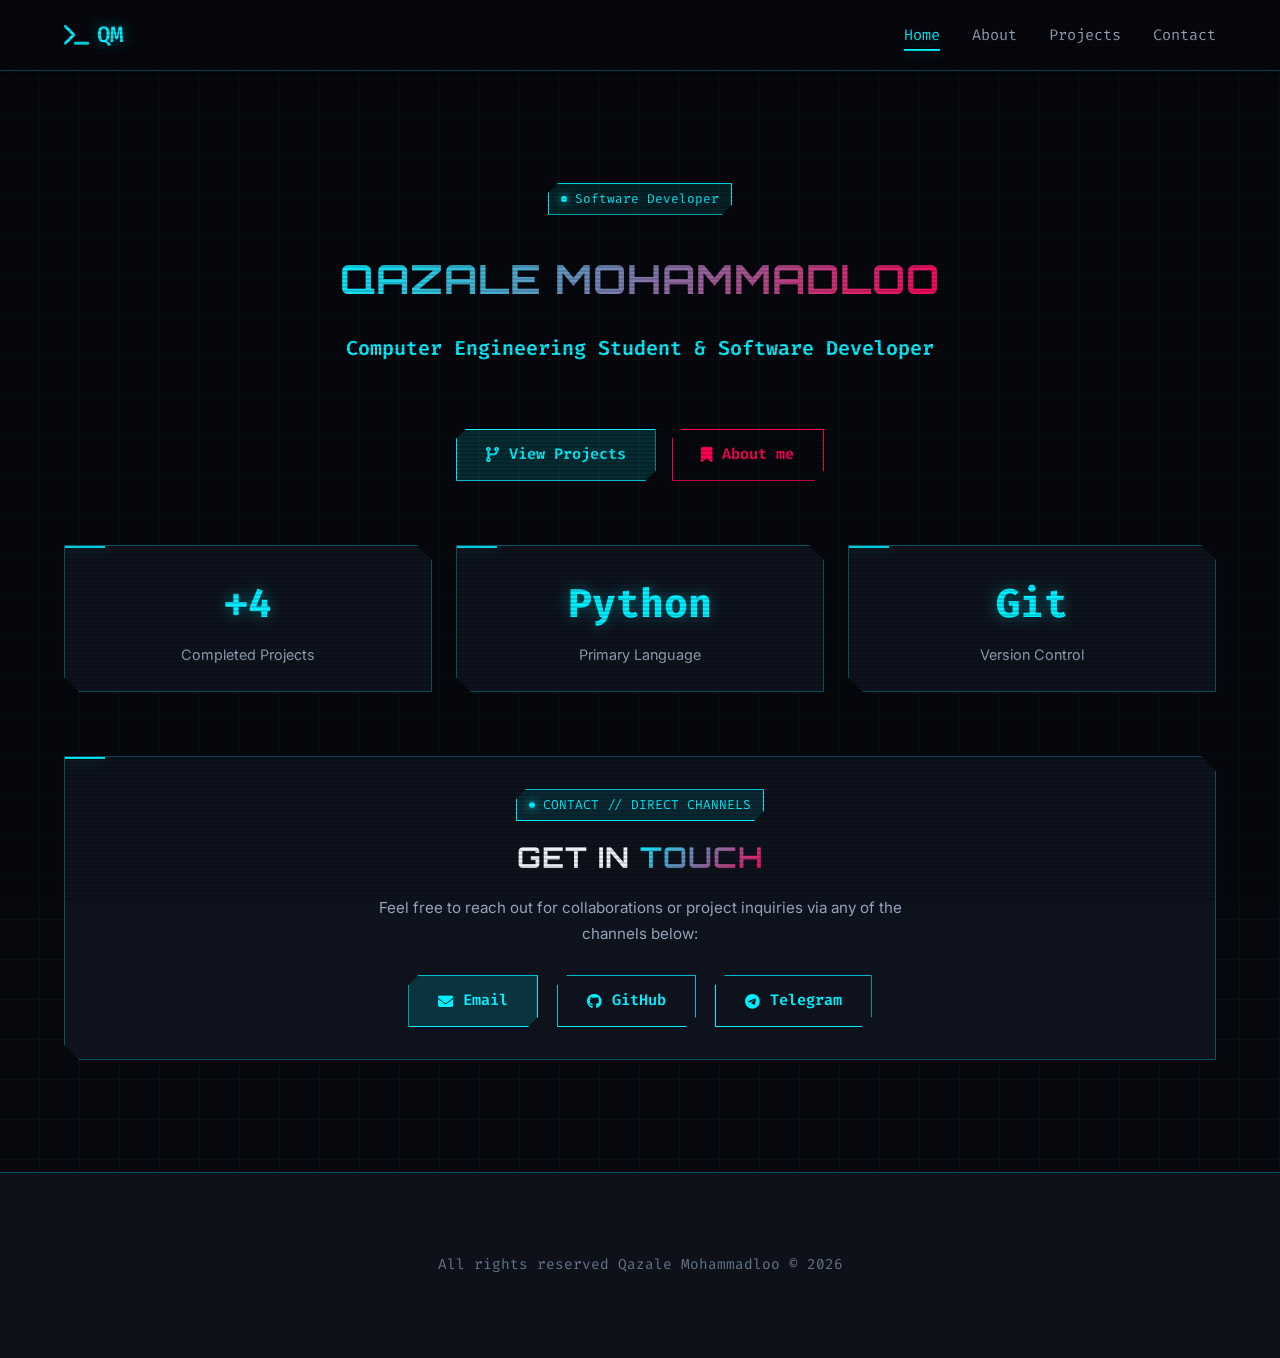
<file: index.html>
<!DOCTYPE html>
<html lang="en" dir="ltr">

<head>
    <meta charset="UTF-8">
    <meta name="viewport" content="width=device-width, initial-scale=1.0">
    <title>Qazale Mohammadloo | Software Developer</title>
    <link rel="preconnect" href="https://fonts.googleapis.com">
    <link rel="preconnect" href="https://fonts.gstatic.com" crossorigin>
    <link
        href="https://fonts.googleapis.com/css2?family=Fira+Code:wght@400;600&family=Inter:wght@300;400;600;700&family=Orbitron:wght@500;700;900&display=swap"
        rel="stylesheet">
    <link rel="stylesheet" href="https://cdnjs.cloudflare.com/ajax/libs/font-awesome/6.4.0/css/all.min.css">
    <link rel="stylesheet" href="css/style.css">
</head>

<body>
    <header class="header">
        <div class="nav-container">
            <a href="index.html" class="logo" style="font-family: 'Fira Code', monospace; font-weight: 600;">
                <i class="fas fa-terminal" style="color: var(--neon-cyan);"></i>
                <span>QM</span>
            </a>

            <button class="menu-toggle" aria-label="Toggle Menu">
                <span></span>
                <span></span>
                <span></span>
            </button>

            <ul class="nav-links">
                <li><a href="index.html" class="nav-link">Home</a></li>
                <li><a href="about.html" class="nav-link">About</a></li>
                <li><a href="projects.html" class="nav-link">Projects</a></li>
                <li><a href="#contact" class="nav-link">Contact</a></li>
            </ul>
        </div>
    </header>

    <main class="container">
        <!-- Hero Section -->
        <section class="hero-centered"
            style="text-align: center; max-width: 850px; margin: 4rem auto; display: flex; flex-direction: column; align-items: center; gap: 1.5rem;">
            <div class="cyber-badge">
                <span>Software Developer</span>
            </div>

            <h1 style="font-size: 2.5rem; line-height: 1.4;">
                <span class="text-gradient">Qazale Mohammadloo</span>
            </h1>

            <p class="hero-subtitle" style="font-size: 1.25rem; font-weight: 600; color: var(--neon-cyan, #00f3ff);">
                Computer Engineering Student & Software Developer</p>

            <div class="hero-actions"
                style="display: flex; justify-content: center; gap: 1rem; width: 100%; flex-wrap: wrap; margin-top: 1rem;">
                <a href="projects.html" class="cyber-btn cyber-btn-primary">
                    <i class="fas fa-code-branch"></i> View Projects
                </a>
                <a href="about.html" class="cyber-btn cyber-btn-secondary">
                    <i class="fas fa-bookmark"></i> About me
                </a>
            </div>
        </section>

        <section class="stats-grid">
            <div class="cyber-card stat-box" style="text-align: center;">
                <div class="stat-number">+4</div>
                <div class="stat-label">Completed Projects</div>
            </div>
            <div class="cyber-card stat-box" style="text-align: center;">
                <div class="stat-number">Python</div>
                <div class="stat-label">Primary Language</div>
            </div>
            <div class="cyber-card stat-box" style="text-align: center;">
                <div class="stat-number">Git</div>
                <div class="stat-label">Version Control</div>
            </div>
        </section>

        <!-- Compact Contact Section -->
        <section id="contact" class="cyber-card" style="margin-top: 4rem; text-align: center;">
            <div class="cyber-badge">
                <span>CONTACT // DIRECT CHANNELS</span>
            </div>
            <h2 style="font-size: 1.8rem; margin-bottom: 0.8rem;">Get in <span class="text-gradient">Touch</span></h2>
            <p style="color: var(--text-secondary); max-width: 550px; margin: 0 auto 1.8rem auto; font-size: 0.95rem;">
                Feel free to reach out for collaborations or project inquiries via any of the
                channels below:
            </p>

            <div style="display: flex; justify-content: center; gap: 1.2rem; flex-wrap: wrap;">
                <a href="mailto:Qazalemohammadloo@gmail.com" class="cyber-btn cyber-btn-primary">
                    <i class="fas fa-envelope"></i> Email
                </a>
                <a href="https://github.com/Qazalemhm" target="_blank" rel="noopener" class="cyber-btn">
                    <i class="fab fa-github"></i> GitHub
                </a>
                <a href="https://t.me/Getosuq" target="_blank" rel="noopener" class="cyber-btn">
                    <i class="fab fa-telegram"></i> Telegram
                </a>
            </div>
        </section>
    </main>

    <!-- Footer -->
    <footer class="footer" style="text-align: center;">
        <div class="container">
            <p>All rights reserved Qazale Mohammadloo &copy; 2026</p>
        </div>
    </footer>

    <button class="scroll-top" aria-label="Scroll to top">
        <i class="fas fa-chevron-up"></i>
    </button>

    <!-- Custom Script -->
    <script src="js/script.js"></script>
</body>

</html>
</file>
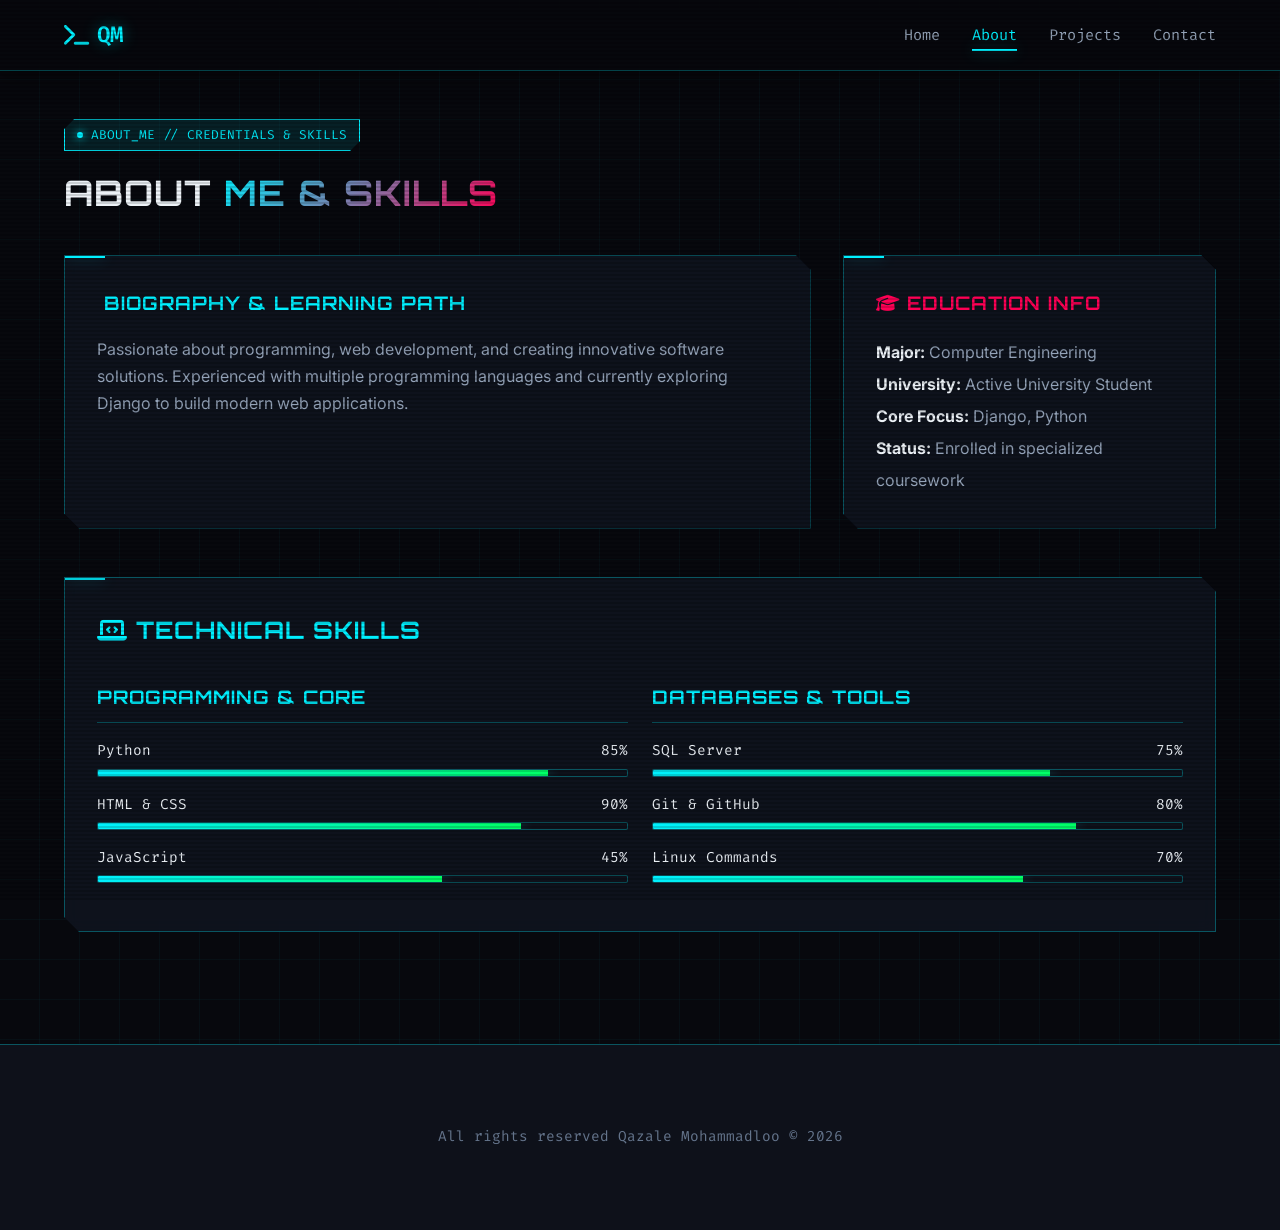
<file: about.html>
<!DOCTYPE html>
<html lang="en" dir="ltr">

<head>
    <meta charset="UTF-8">
    <meta name="viewport" content="width=device-width, initial-scale=1.0">
    <title>About Me | Qazale Mohammadloo</title>
    <link rel="preconnect" href="https://fonts.googleapis.com">
    <link rel="preconnect" href="https://fonts.gstatic.com" crossorigin>
    <link
        href="https://fonts.googleapis.com/css2?family=Fira+Code:wght@400;600&family=Inter:wght@300;400;600;700&family=Orbitron:wght@500;700;900&display=swap"
        rel="stylesheet">
    <link rel="stylesheet" href="https://cdnjs.cloudflare.com/ajax/libs/font-awesome/6.4.0/css/all.min.css">
    <link rel="stylesheet" href="css/style.css">
</head>

<body>
    <!-- Header Navigation -->
    <header class="header">
        <div class="nav-container">
            <a href="index.html" class="logo" style="font-family: 'Fira Code', monospace; font-weight: 600;">
                <i class="fas fa-terminal" style="color: var(--neon-cyan);"></i>
                <span>QM</span>
            </a>

            <button class="menu-toggle" aria-label="Toggle Menu">
                <span></span>
                <span></span>
                <span></span>
            </button>

            <ul class="nav-links">
                <li><a href="index.html" class="nav-link">Home</a></li>
                <li><a href="about.html" class="nav-link">About</a></li>
                <li><a href="projects.html" class="nav-link">Projects</a></li>
                <li><a href="contact.html" class="nav-link">Contact</a></li>
            </ul>
        </div>
    </header>

    <main class="container">
        <div class="cyber-badge">
            <span>ABOUT_ME // CREDENTIALS & SKILLS</span>
        </div>
        <h2 style="font-size: 2.2rem; margin-bottom: 2rem;">About <span class="text-gradient">Me & Skills</span></h2>

        <div class="about-grid">
            <div class="cyber-card">
                <h3 style="color: var(--neon-cyan); margin-bottom: 1rem;"><i class="fas fa-user-code"></i> Biography &
                    Learning Path</h3>
                <p style="margin-bottom: 1rem; color: var(--text-secondary);">
                    Passionate about programming, web development, and creating innovative software solutions.
                    Experienced with multiple programming languages and currently exploring Django to build modern web
                    applications.
                </p>
            </div>

            <div class="cyber-card">
                <h3 style="color: var(--neon-magenta); margin-bottom: 1rem;"><i class="fas fa-graduation-cap"></i>
                    Education Info</h3>
                <ul style="list-style: none; color: var(--text-secondary); line-height: 2;">
                    <li><strong style="color: var(--text-primary);">Major:</strong> Computer Engineering</li>
                    <li><strong style="color: var(--text-primary);">University:</strong> Active University Student</li>
                    <li><strong style="color: var(--text-primary);">Core Focus:</strong> Django, Python</li>
                    <li><strong style="color: var(--text-primary);">Status:</strong> Enrolled in specialized coursework
                    </li>
                </ul>
            </div>
        </div>

        <!-- Skills Section -->
        <section class="cyber-card" style="margin-top: 2rem;">
            <h3 style="color: var(--neon-cyan); font-size: 1.5rem; margin-bottom: 1.5rem;"><i
                    class="fas fa-laptop-code"></i> Technical Skills</h3>

            <div class="skills-grid">
                <div class="skill-category">
                    <h3>Programming & Core</h3>
                    <div class="skill-item">
                        <div class="skill-info"><span>Python</span><span>85%</span></div>
                        <div class="progress-bar">
                            <div class="progress-fill" style="width: 85%;"></div>
                        </div>
                    </div>
                    <div class="skill-item">
                        <div class="skill-info"><span>HTML & CSS</span><span>90%</span></div>
                        <div class="progress-bar">
                            <div class="progress-fill" style="width: 80%;"></div>
                        </div>
                    </div>
                    <div class="skill-item">
                        <div class="skill-info"><span>JavaScript</span><span>45%</span></div>
                        <div class="progress-bar">
                            <div class="progress-fill" style="width: 65%;"></div>
                        </div>
                    </div>
                </div>

                <div class="skill-category">
                    <h3>Databases & Tools</h3>
                    <div class="skill-item">
                        <div class="skill-info"><span>SQL Server</span><span>75%</span></div>
                        <div class="progress-bar">
                            <div class="progress-fill" style="width: 75%;"></div>
                        </div>
                    </div>
                    <div class="skill-item">
                        <div class="skill-info"><span>Git & GitHub</span><span>80%</span></div>
                        <div class="progress-bar">
                            <div class="progress-fill" style="width: 80%;"></div>
                        </div>
                    </div>
                    <div class="skill-item">
                        <div class="skill-info"><span>Linux Commands</span><span>70%</span></div>
                        <div class="progress-bar">
                            <div class="progress-fill" style="width: 70%;"></div>
                        </div>
                    </div>
                </div>
            </div>
        </section>
    </main>

    <!-- Footer -->
    <footer class="footer">
        <div class="container">
            <p>All rights reserved Qazale Mohammadloo &copy; 2026</p>
        </div>
    </footer>

    <button class="scroll-top" aria-label="Scroll to top">
        <i class="fas fa-chevron-up"></i>
    </button>

    <!-- Custom Script -->
    <script src="js/script.js"></script>
</body>

</html>
</file>
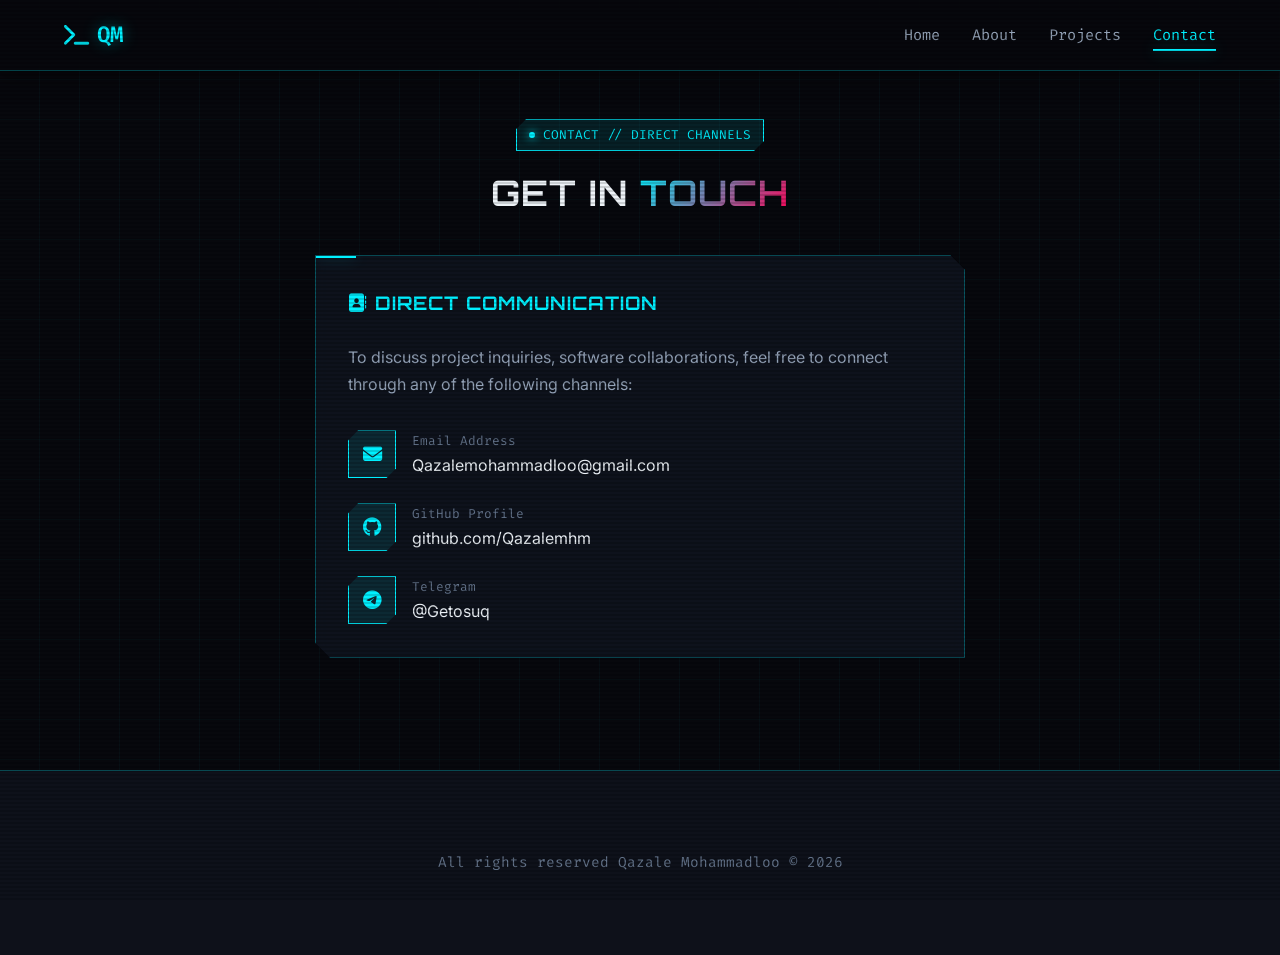
<file: contact.html>
<!DOCTYPE html>
<html lang="en" dir="ltr">

<head>
    <meta charset="UTF-8">
    <meta name="viewport" content="width=device-width, initial-scale=1.0">
    <title>Contact Me | Qazale Mohammadloo</title>
    <link rel="preconnect" href="https://fonts.googleapis.com">
    <link rel="preconnect" href="https://fonts.gstatic.com" crossorigin>
    <link
        href="https://fonts.googleapis.com/css2?family=Fira+Code:wght@400;600&family=Inter:wght@300;400;600;700&family=Orbitron:wght@500;700;900&display=swap"
        rel="stylesheet">
    <link rel="stylesheet" href="https://cdnjs.cloudflare.com/ajax/libs/font-awesome/6.4.0/css/all.min.css">
    <link rel="stylesheet" href="css/style.css">
</head>

<body>
    <!-- Header Navigation -->
    <header class="header">
        <div class="nav-container">
            <a href="index.html" class="logo" style="font-family: 'Fira Code', monospace; font-weight: 600;">
                <i class="fas fa-terminal" style="color: var(--neon-cyan);"></i>
                <span>QM</span>
            </a>

            <button class="menu-toggle" aria-label="Toggle Menu">
                <span></span>
                <span></span>
                <span></span>
            </button>

            <ul class="nav-links">
                <li><a href="index.html" class="nav-link">Home</a></li>
                <li><a href="about.html" class="nav-link">About</a></li>
                <li><a href="projects.html" class="nav-link">Projects</a></li>
                <li><a href="contact.html" class="nav-link">Contact</a></li>
            </ul>
        </div>
    </header>

    <main class="container">
        <div style="text-align: center;">
            <div class="cyber-badge">
                <span>CONTACT // DIRECT CHANNELS</span>
            </div>
            <h2 style="font-size: 2.2rem; margin-bottom: 2rem;">Get in <span class="text-gradient">Touch</span></h2>
        </div>

        <div style="max-width: 650px; margin: 0 auto;">
            <div class="cyber-card">
                <h3 style="color: var(--neon-cyan); margin-bottom: 1.5rem;"><i class="fas fa-address-book"></i> Direct
                    Communication</h3>
                <p style="color: var(--text-secondary); margin-bottom: 1.5rem;">
                    To discuss project inquiries, software collaborations, feel free to connect
                    through any of the following channels:
                </p>

                <div class="contact-info-list">
                    <div class="contact-item">
                        <div class="contact-icon"><i class="fas fa-envelope"></i></div>
                        <div>
                            <div style="font-family: var(--font-mono); color: var(--text-muted); font-size: 0.8rem;">
                                Email Address</div>
                            <a href="mailto:Qazalemohammadloo@gmail.com"
                                style="color: var(--text-primary);">Qazalemohammadloo@gmail.com</a>
                        </div>
                    </div>

                    <div class="contact-item">
                        <div class="contact-icon"><i class="fab fa-github"></i></div>
                        <div>
                            <div style="font-family: var(--font-mono); color: var(--text-muted); font-size: 0.8rem;">
                                GitHub Profile</div>
                            <a href="https://github.com/Qazalemhm" target="_blank" rel="noopener"
                                style="color: var(--text-primary);">github.com/Qazalemhm</a>
                        </div>
                    </div>

                    <div class="contact-item">
                        <div class="contact-icon"><i class="fab fa-telegram"></i></div>
                        <div>
                            <div style="font-family: var(--font-mono); color: var(--text-muted); font-size: 0.8rem;">
                                Telegram</div>
                            <a href="https://t.me/Getosuq" target="_blank" rel="noopener"
                                style="color: var(--text-primary);">@Getosuq</a>
                        </div>
                    </div>
                </div>
            </div>
        </div>
    </main>

    <!-- Footer -->
    <footer class="footer">
        <div class="container">
            <p>All rights reserved Qazale Mohammadloo &copy; 2026</p>
        </div>
    </footer>

    <button class="scroll-top" aria-label="Scroll to top">
        <i class="fas fa-chevron-up"></i>
    </button>

    <!-- Custom Script -->
    <script src="js/script.js"></script>
</body>

</html>
</file>
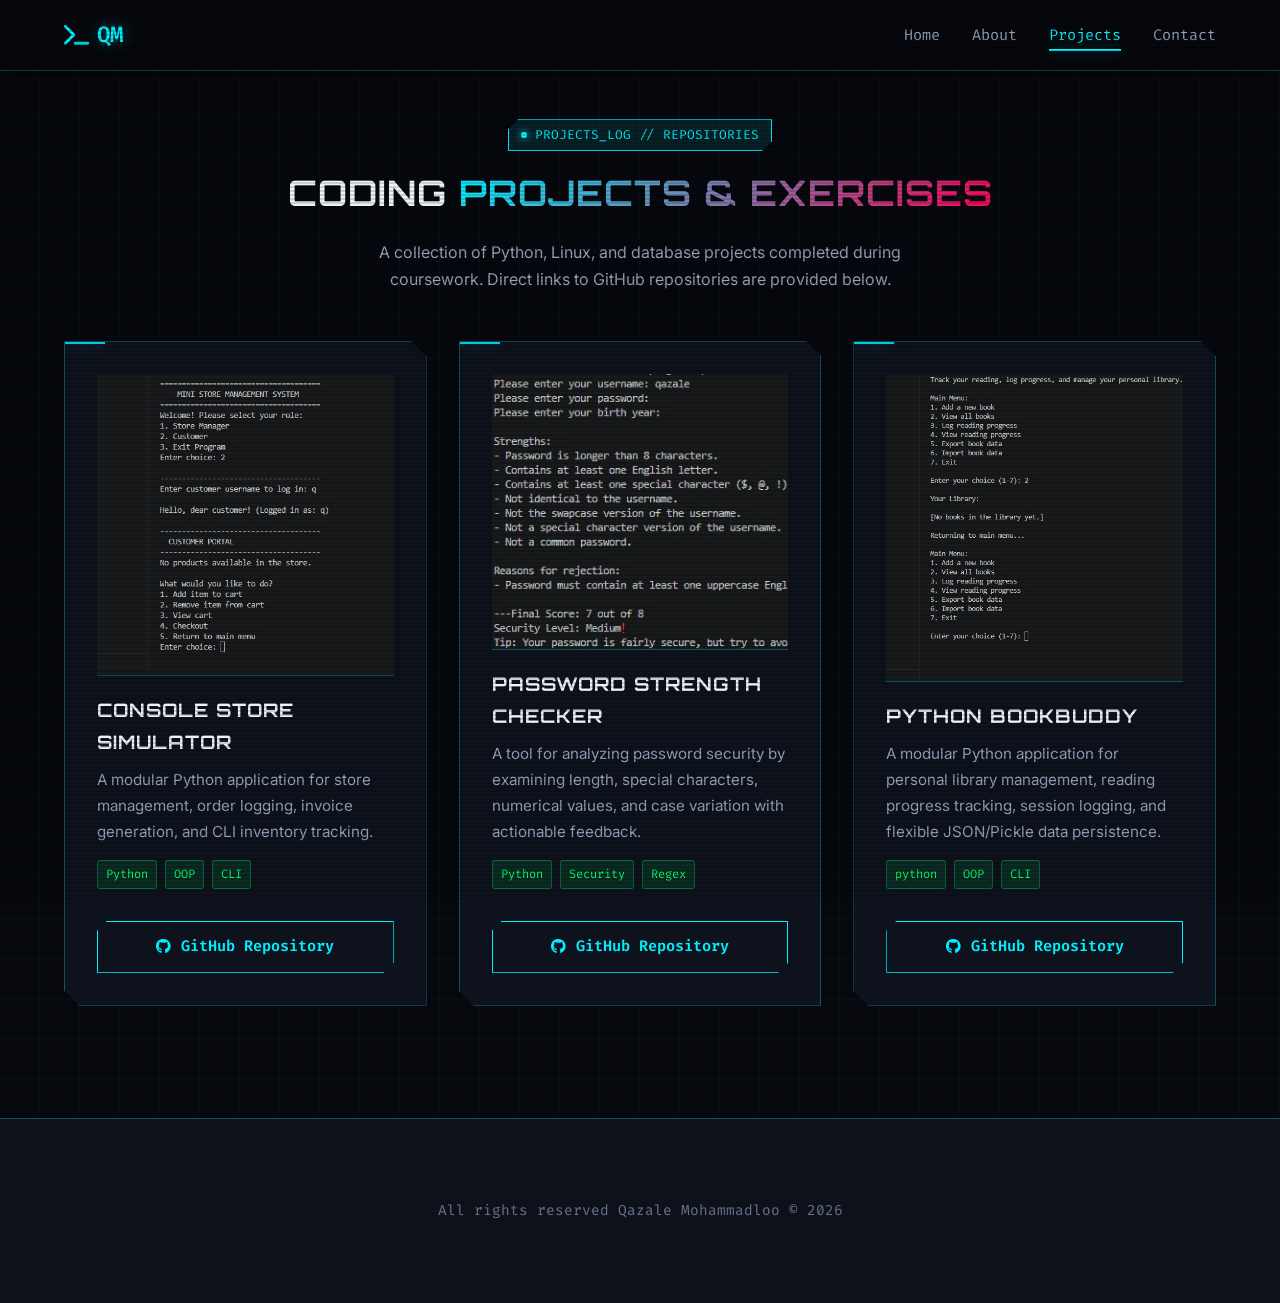
<file: projects.html>
<!DOCTYPE html>
<html lang="en" dir="ltr">

<head>
    <meta charset="UTF-8">
    <meta name="viewport" content="width=device-width, initial-scale=1.0">
    <title>Projects | Qazale Mohammadloo</title>
    <link rel="preconnect" href="https://fonts.googleapis.com">
    <link rel="preconnect" href="https://fonts.gstatic.com" crossorigin>
    <link
        href="https://fonts.googleapis.com/css2?family=Fira+Code:wght@400;600&family=Inter:wght@300;400;600;700&family=Orbitron:wght@500;700;900&display=swap"
        rel="stylesheet">
    <link rel="stylesheet" href="https://cdnjs.cloudflare.com/ajax/libs/font-awesome/6.4.0/css/all.min.css">
    <link rel="stylesheet" href="css/style.css">
</head>

<body>
    <!-- Header Navigation -->
    <header class="header">
        <div class="nav-container">
            <a href="index.html" class="logo" style="font-family: 'Fira Code', monospace; font-weight: 600;">
                <i class="fas fa-terminal" style="color: var(--neon-cyan);"></i>
                <span>QM</span>
            </a>

            <ul class="nav-links">
                <li><a href="index.html" class="nav-link">Home</a></li>
                <li><a href="about.html" class="nav-link">About</a></li>
                <li><a href="projects.html" class="nav-link">Projects</a></li>
                <li><a href="contact.html" class="nav-link">Contact</a></li>
            </ul>
        </div>
    </header>

    <main class="container">
        <div class="projects-header">
            <div class="cyber-badge">
                <span>PROJECTS_LOG // REPOSITORIES</span>
            </div>
            <h2 style="font-size: 2.2rem; margin-bottom: 1rem;">Coding <span class="text-gradient">Projects &
                    Exercises</span></h2>
            <p style="color: var(--text-secondary); max-width: 600px; margin: 0 auto;">
                A collection of Python, Linux, and database projects completed during coursework. Direct links to GitHub
                repositories are provided below.
            </p>
        </div>

        <div class="projects-grid">
            <!-- Project 1 -->
            <div class="cyber-card project-card">
                <div class="project-img-wrapper">
                    <img src="images/store.jpg" alt="Store Simulator Project" class="project-img">
                </div>
                <h3>Console Store Simulator</h3>
                <p style="color: var(--text-secondary); font-size: 0.95rem; margin-top: 0.5rem;">
                    A modular Python application for store management, order logging, invoice generation, and CLI
                    inventory tracking.
                </p>
                <div class="project-tags">
                    <span class="tag">Python</span>
                    <span class="tag">OOP</span>
                    <span class="tag">CLI</span>
                </div>
                <div class="project-footer">
                    <a href="https://github.com/Qazalemhm/python-store-simulation.git" target="_blank" rel="noopener"
                        class="cyber-btn" style="width: 100%;">
                        <i class="fab fa-github"></i> GitHub Repository
                    </a>
                </div>
            </div>

            <!-- Project 2 -->
            <div class="cyber-card project-card">
                <div class="project-img-wrapper">
                    <img src="images/pass.jpg" alt="Password Strength Evaluator Project" class="project-img">
                </div>
                <h3>Password Strength Checker</h3>
                <p style="color: var(--text-secondary); font-size: 0.95rem; margin-top: 0.5rem;">
                    A tool for analyzing password security by examining length, special characters, numerical values,
                    and case variation with actionable feedback.
                </p>
                <div class="project-tags">
                    <span class="tag">Python</span>
                    <span class="tag">Security</span>
                    <span class="tag">Regex</span>
                </div>
                <div class="project-footer">
                    <a href="https://github.com/Qazalemhm/password-checker.git" target="_blank" rel="noopener"
                        class="cyber-btn" style="width: 100%;">
                        <i class="fab fa-github"></i> GitHub Repository
                    </a>
                </div>
            </div>

            <!-- Project 3 -->
            <div class="cyber-card project-card">
                <div class="project-img-wrapper">
                    <img src="images/bookbuddy.jpg" alt="Python BookBuddy" class="project-img">
                </div>
                <h3>python BookBuddy</h3>
                <p style="color: var(--text-secondary); font-size: 0.95rem; margin-top: 0.5rem;">
                    A modular Python application for personal library management, reading progress tracking, session
                    logging, and flexible JSON/Pickle data persistence.
                </p>
                <div class="project-tags">
                    <span class="tag">python</span>
                    <span class="tag">OOP</span>
                    <span class="tag">CLI</span>
                </div>
                <div class="project-footer">
                    <a href="https://github.com/Qazalemhm/BookBuddy.git" target="_blank" rel="noopener"
                        class="cyber-btn" style="width: 100%;">
                        <i class="fab fa-github"></i> GitHub Repository
                    </a>
                </div>
            </div>
        </div>
    </main>

    <!-- Footer -->
    <footer class="footer">
        <div class="container">
            <p>All rights reserved Qazale Mohammadloo &copy; 2026</p>
        </div>
    </footer>

    <button class="scroll-top" aria-label="Scroll to top">
        <i class="fas fa-chevron-up"></i>
    </button>

    <!-- Custom Script -->
    <script src="js/script.js"></script>
</body>

</html>
</file>
<file: css/style.css>
:root {
  --bg-primary: #07080d;
  --bg-secondary: #0e111a;
  --bg-card: rgba(16, 20, 32, 0.85);
  --bg-card-hover: rgba(24, 30, 48, 0.95);

  --neon-cyan: #00f0ff;
  --neon-magenta: #ff0055;
  --neon-green: #00ff66;
  --neon-purple: #8a2be2;
  --neon-yellow: #ffe600;

  --text-primary: #edf2f7;
  --text-secondary: #94a3b8;
  --text-muted: #64748b;

  --border-cyan: rgba(0, 240, 255, 0.3);
  --border-magenta: rgba(255, 0, 85, 0.3);

  --glow-cyan: 0 0 15px rgba(0, 240, 255, 0.4);
  --glow-magenta: 0 0 15px rgba(255, 0, 85, 0.4);

  --font-title: "Orbitron", "Rajdhani", "Fira Code", -apple-system, sans-serif;
  --font-body: "Inter", "Fira Code", system-ui, sans-serif;
  --font-mono: "Fira Code", "Courier New", monospace;

  --transition: all 0.3s cubic-bezier(0.16, 1, 0.3, 1);
  --clip-cyber: polygon(
    0 0,
    calc(100% - 15px) 0,
    100% 15px,
    100% 100%,
    15px 100%,
    0 calc(100% - 15px)
  );
  --clip-button: polygon(
    10px 0,
    100% 0,
    100% calc(100% - 10px),
    calc(100% - 10px) 100%,
    0 100%,
    0 10px
  );
}

/* Base Resets */
*,
*::before,
*::after {
  box-sizing: border-box;
  margin: 0;
  padding: 0;
}

html {
  scroll-behavior: smooth;
  font-size: 16px;
}

body {
  background-color: var(--bg-primary);
  color: var(--text-primary);
  font-family: var(--font-body);
  direction: ltr;
  min-height: 100vh;
  line-height: 1.7;
  overflow-x: hidden;
  background-image:
    linear-gradient(rgba(0, 240, 255, 0.03) 1px, transparent 1px),
    linear-gradient(90deg, rgba(0, 240, 255, 0.03) 1px, transparent 1px);
  background-size: 40px 40px;
  background-position: -1px -1px;
  position: relative;
}

/* Background Scanline Overlay */
body::before {
  content: " ";
  display: block;
  position: fixed;
  top: 0;
  left: 0;
  bottom: 0;
  right: 0;
  background: linear-gradient(rgba(18, 16, 16, 0) 50%, rgba(0, 0, 0, 0.25) 50%);
  background-size: 100% 4px;
  z-index: 999;
  pointer-events: none;
  opacity: 0.6;
}

a {
  color: var(--neon-cyan);
  text-decoration: none;
  transition: var(--transition);
}

a:hover {
  color: var(--neon-magenta);
  text-shadow: var(--glow-magenta);
}

/* Typography & Cyber Elements */
h1,
h2,
h3,
h4,
.cyber-font {
  font-family: var(--font-title);
  letter-spacing: 1px;
  text-transform: uppercase;
}

.text-gradient {
  background: linear-gradient(135deg, var(--neon-cyan), var(--neon-magenta));
  -webkit-background-clip: text;
  -webkit-text-fill-color: transparent;
}

.cyber-badge {
  display: inline-flex;
  align-items: center;
  gap: 8px;
  padding: 4px 12px;
  background: rgba(0, 240, 255, 0.1);
  border: 1px solid var(--neon-cyan);
  color: var(--neon-cyan);
  font-family: var(--font-mono);
  font-size: 0.8rem;
  clip-path: var(--clip-button);
  margin-bottom: 12px;
}

.cyber-badge::before {
  content: "";
  width: 6px;
  height: 6px;
  background: var(--neon-cyan);
  border-radius: 50%;
  box-shadow: 0 0 8px var(--neon-cyan);
  animation: pulse 1.5s infinite alternate;
}

@keyframes pulse {
  0% {
    opacity: 0.3;
    transform: scale(0.8);
  }
  100% {
    opacity: 1;
    transform: scale(1.2);
  }
}

/* Header & Navigation */
.header {
  position: sticky;
  top: 0;
  z-index: 100;
  background: rgba(7, 8, 13, 0.9);
  backdrop-filter: blur(12px);
  border-bottom: 1px solid var(--border-cyan);
  box-shadow: 0 4px 20px rgba(0, 0, 0, 0.5);
}

.nav-container {
  max-width: 1200px;
  margin: 0 auto;
  padding: 1rem 1.5rem;
  display: flex;
  justify-content: space-between;
  align-items: center;
}

.logo {
  font-size: 1.4rem;
  font-weight: 700;
  color: #fff;
  display: flex;
  align-items: center;
  gap: 8px;
}

.logo span {
  color: var(--neon-cyan);
  text-shadow: var(--glow-cyan);
}

.nav-links {
  display: flex;
  list-style: none;
  gap: 2rem;
  align-items: center;
}

.nav-link {
  color: var(--text-secondary);
  font-family: var(--font-mono);
  font-size: 0.95rem;
  position: relative;
  padding: 6px 0;
}

.nav-link::after {
  content: "";
  position: absolute;
  bottom: 0;
  left: 0;
  width: 0%;
  height: 2px;
  background: var(--neon-cyan);
  transition: var(--transition);
  box-shadow: var(--glow-cyan);
}

.nav-link:hover,
.nav-link.active {
  color: var(--neon-cyan);
}

.nav-link:hover::after,
.nav-link.active::after {
  width: 100%;
}

/* Hamburger menu */
.menu-toggle {
  display: none;
  flex-direction: column;
  gap: 5px;
  background: none;
  border: none;
  cursor: pointer;
  padding: 5px;
}

.menu-toggle span {
  width: 25px;
  height: 2px;
  background-color: var(--neon-cyan);
  transition: var(--transition);
  box-shadow: var(--glow-cyan);
}

/* Layout Containers */
.container {
  max-width: 1200px;
  margin: 0 auto;
  padding: 3rem 1.5rem;
}

/* Cyber Cards */
.cyber-card {
  background: var(--bg-card);
  border: 1px solid var(--border-cyan);
  padding: 2rem;
  clip-path: var(--clip-cyber);
  position: relative;
  backdrop-filter: blur(8px);
  transition: var(--transition);
}

.cyber-card::before {
  content: "";
  position: absolute;
  top: 0;
  left: 0;
  width: 40px;
  height: 2px;
  background: var(--neon-cyan);
  box-shadow: var(--glow-cyan);
}

.cyber-card:hover {
  background: var(--bg-card-hover);
  border-color: var(--neon-cyan);
  box-shadow: var(--glow-cyan);
  transform: translateY(-4px);
}

/* Buttons */
.cyber-btn {
  display: inline-flex;
  align-items: center;
  justify-content: center;
  gap: 10px;
  padding: 0.75rem 1.8rem;
  background: transparent;
  color: var(--neon-cyan);
  border: 1px solid var(--neon-cyan);
  font-family: var(--font-mono);
  font-weight: 600;
  font-size: 0.95rem;
  cursor: pointer;
  clip-path: var(--clip-button);
  transition: var(--transition);
  position: relative;
  overflow: hidden;
}

.cyber-btn::before {
  content: "";
  position: absolute;
  top: 0;
  left: -100%;
  width: 100%;
  height: 100%;
  background: linear-gradient(
    90deg,
    transparent,
    rgba(0, 240, 255, 0.3),
    transparent
  );
  transition: 0.5s;
}

.cyber-btn:hover::before {
  left: 100%;
}

.cyber-btn:hover {
  background: var(--neon-cyan);
  color: var(--bg-primary);
  box-shadow: var(--glow-cyan);
}

.cyber-btn-primary {
  background: rgba(0, 240, 255, 0.15);
}

.cyber-btn-secondary {
  border-color: var(--neon-magenta);
  color: var(--neon-magenta);
}

.cyber-btn-secondary:hover {
  background: var(--neon-magenta);
  color: #fff;
  box-shadow: var(--glow-magenta);
}

/* Hero Section */
.hero-grid {
  display: grid;
  grid-template-columns: 1fr 1fr;
  gap: 3rem;
  align-items: center;
  min-height: 70vh;
}

.hero-content h1 {
  font-size: 2.8rem;
  line-height: 1.2;
  margin-bottom: 1rem;
}

.hero-subtitle {
  font-size: 1.3rem;
  color: var(--neon-cyan);
  font-family: var(--font-mono);
  margin-bottom: 1.5rem;
}

.hero-desc {
  color: var(--text-secondary);
  font-size: 1.1rem;
  margin-bottom: 2rem;
}

.hero-actions {
  display: flex;
  gap: 1rem;
  flex-wrap: wrap;
}

.profile-frame {
  position: relative;
  width: 320px;
  height: 320px;
  margin: 0 auto;
}

.profile-img {
  width: 100%;
  height: 100%;
  object-fit: scale-down;
  clip-path: polygon(15% 0, 100% 0, 100% 85%, 85% 100%, 0 100%, 0 15%);
  border: 2px solid var(--neon-cyan);
  filter: contrast(110%);
}

.profile-frame::after {
  content: "";
  position: absolute;
  inset: -10px;
  border: 1px dashed var(--neon-cyan);
  clip-path: polygon(15% 0, 100% 0, 100% 85%, 85% 100%, 0 100%, 0 15%);
  pointer-events: none;
  animation: rotateBorder 20s linear infinite;
}

@keyframes rotateBorder {
  0% {
    transform: rotate(0deg);
  }
  100% {
    transform: rotate(360deg);
  }
}

/* Stats Counter Grid */
.stats-grid {
  display: grid;
  grid-template-columns: repeat(auto-fit, minmax(200px, 1fr));
  gap: 1.5rem;
  margin-top: 3rem;
}

.stat-box {
  text-align: center;
  padding: 1.5rem;
}

.stat-number {
  font-size: 2.5rem;
  font-family: var(--font-mono);
  color: var(--neon-cyan);
  font-weight: 700;
  text-shadow: var(--glow-cyan);
}

.stat-label {
  color: var(--text-secondary);
  font-size: 0.9rem;
  margin-top: 5px;
}

/* About Page Styles */
.about-grid {
  display: grid;
  grid-template-columns: 2fr 1fr;
  gap: 2rem;
  margin-bottom: 3rem;
}

.skills-grid {
  display: grid;
  grid-template-columns: repeat(auto-fit, minmax(250px, 1fr));
  gap: 1.5rem;
  margin-top: 2rem;
}

.skill-category h3 {
  color: var(--neon-cyan);
  margin-bottom: 1rem;
  border-bottom: 1px solid var(--border-cyan);
  padding-bottom: 0.5rem;
}

.skill-list {
  list-style: none;
}

.skill-item {
  margin-bottom: 1rem;
}

.skill-info {
  display: flex;
  justify-content: space-between;
  font-family: var(--font-mono);
  font-size: 0.9rem;
  margin-bottom: 0.3rem;
}

.progress-bar {
  width: 100%;
  height: 8px;
  background: var(--bg-secondary);
  border: 1px solid var(--border-cyan);
  border-radius: 2px;
  overflow: hidden;
}

.progress-fill {
  height: 100%;
  background: linear-gradient(90deg, var(--neon-cyan), var(--neon-green));
  box-shadow: var(--glow-cyan);
  transition: width 1s ease-in-out;
}

/* Projects Page Styles */
.projects-header {
  text-align: center;
  margin-bottom: 3rem;
}

.projects-grid {
  display: grid;
  grid-template-columns: repeat(auto-fit, minmax(320px, 1fr));
  gap: 2rem;
}

.project-card {
  display: flex;
  flex-direction: column;
  height: 100%;
}

.project-img-wrapper {
  position: relative;
  width: 100%;
  height: 100%;
  overflow: hidden;
  border-bottom: 1px solid var(--border-cyan);
  margin-bottom: 1.2rem;
}

.project-img {
  width: 100%;
  height: 100%;
  object-fit: cover;
  transition: var(--transition);
}

.project-card:hover .project-img {
  transform: scale(1.05);
  filter: brightness(110%);
}

.project-tags {
  display: flex;
  gap: 8px;
  flex-wrap: wrap;
  margin: 1rem 0;
}

.tag {
  font-family: var(--font-mono);
  font-size: 0.75rem;
  padding: 3px 8px;
  background: rgba(0, 255, 102, 0.1);
  color: var(--neon-green);
  border: 1px solid rgba(0, 255, 102, 0.3);
  border-radius: 3px;
}

.project-footer {
  margin-top: auto;
  padding-top: 1rem;
}

/* Contact Page Styles */
.contact-container {
  display: grid;
  grid-template-columns: 1fr;
  gap: 3rem;
}

.contact-info-list {
  display: flex;
  flex-direction: column;
  gap: 1.5rem;
  margin-top: 2rem;
}

.contact-item {
  display: flex;
  align-items: center;
  gap: 1rem;
}

.contact-icon {
  width: 48px;
  height: 48px;
  background: rgba(0, 240, 255, 0.1);
  border: 1px solid var(--neon-cyan);
  display: flex;
  align-items: center;
  justify-content: center;
  color: var(--neon-cyan);
  clip-path: var(--clip-button);
  font-size: 1.2rem;
}

/* Footer */
.footer {
  background: var(--bg-secondary);
  border-top: 1px solid var(--border-cyan);
  padding: 2rem 0;
  margin-top: 4rem;
  text-align: center;
  color: var(--text-muted);
  font-family: var(--font-mono);
  font-size: 0.9rem;
}

/* Scroll To Top Button */
.scroll-top {
  position: fixed;
  bottom: 30px;
  right: 30px;
  width: 45px;
  height: 45px;
  background: var(--bg-card);
  border: 1px solid var(--neon-cyan);
  color: var(--neon-cyan);
  display: flex;
  align-items: center;
  justify-content: center;
  cursor: pointer;
  clip-path: var(--clip-button);
  opacity: 0;
  visibility: hidden;
  transition: var(--transition);
  z-index: 90;
}

.scroll-top.show {
  opacity: 1;
  visibility: visible;
}

.scroll-top:hover {
  background: var(--neon-cyan);
  color: var(--bg-primary);
  box-shadow: var(--glow-cyan);
}

/* Responsive Styles */
@media (max-width: 992px) {
  .hero-grid,
  .about-grid,
  .contact-container {
    grid-template-columns: 1fr;
  }

  .profile-frame {
    width: 260px;
    height: 260px;
  }
}

@media (max-width: 768px) {
  .menu-toggle {
    display: flex;
  }

  .nav-links {
    position: absolute;
    top: 100%;
    left: 0;
    width: 100%;
    background: rgba(7, 8, 13, 0.98);
    border-bottom: 1px solid var(--border-cyan);
    flex-direction: column;
    padding: 1.5rem;
    gap: 1.2rem;
    transform: translateY(-150%);
    transition: var(--transition);
    opacity: 0;
    pointer-events: none;
  }

  .nav-links.active {
    transform: translateY(0);
    opacity: 1;
    pointer-events: all;
  }

  .hero-content h1 {
    font-size: 2.2rem;
  }
}
</file>
